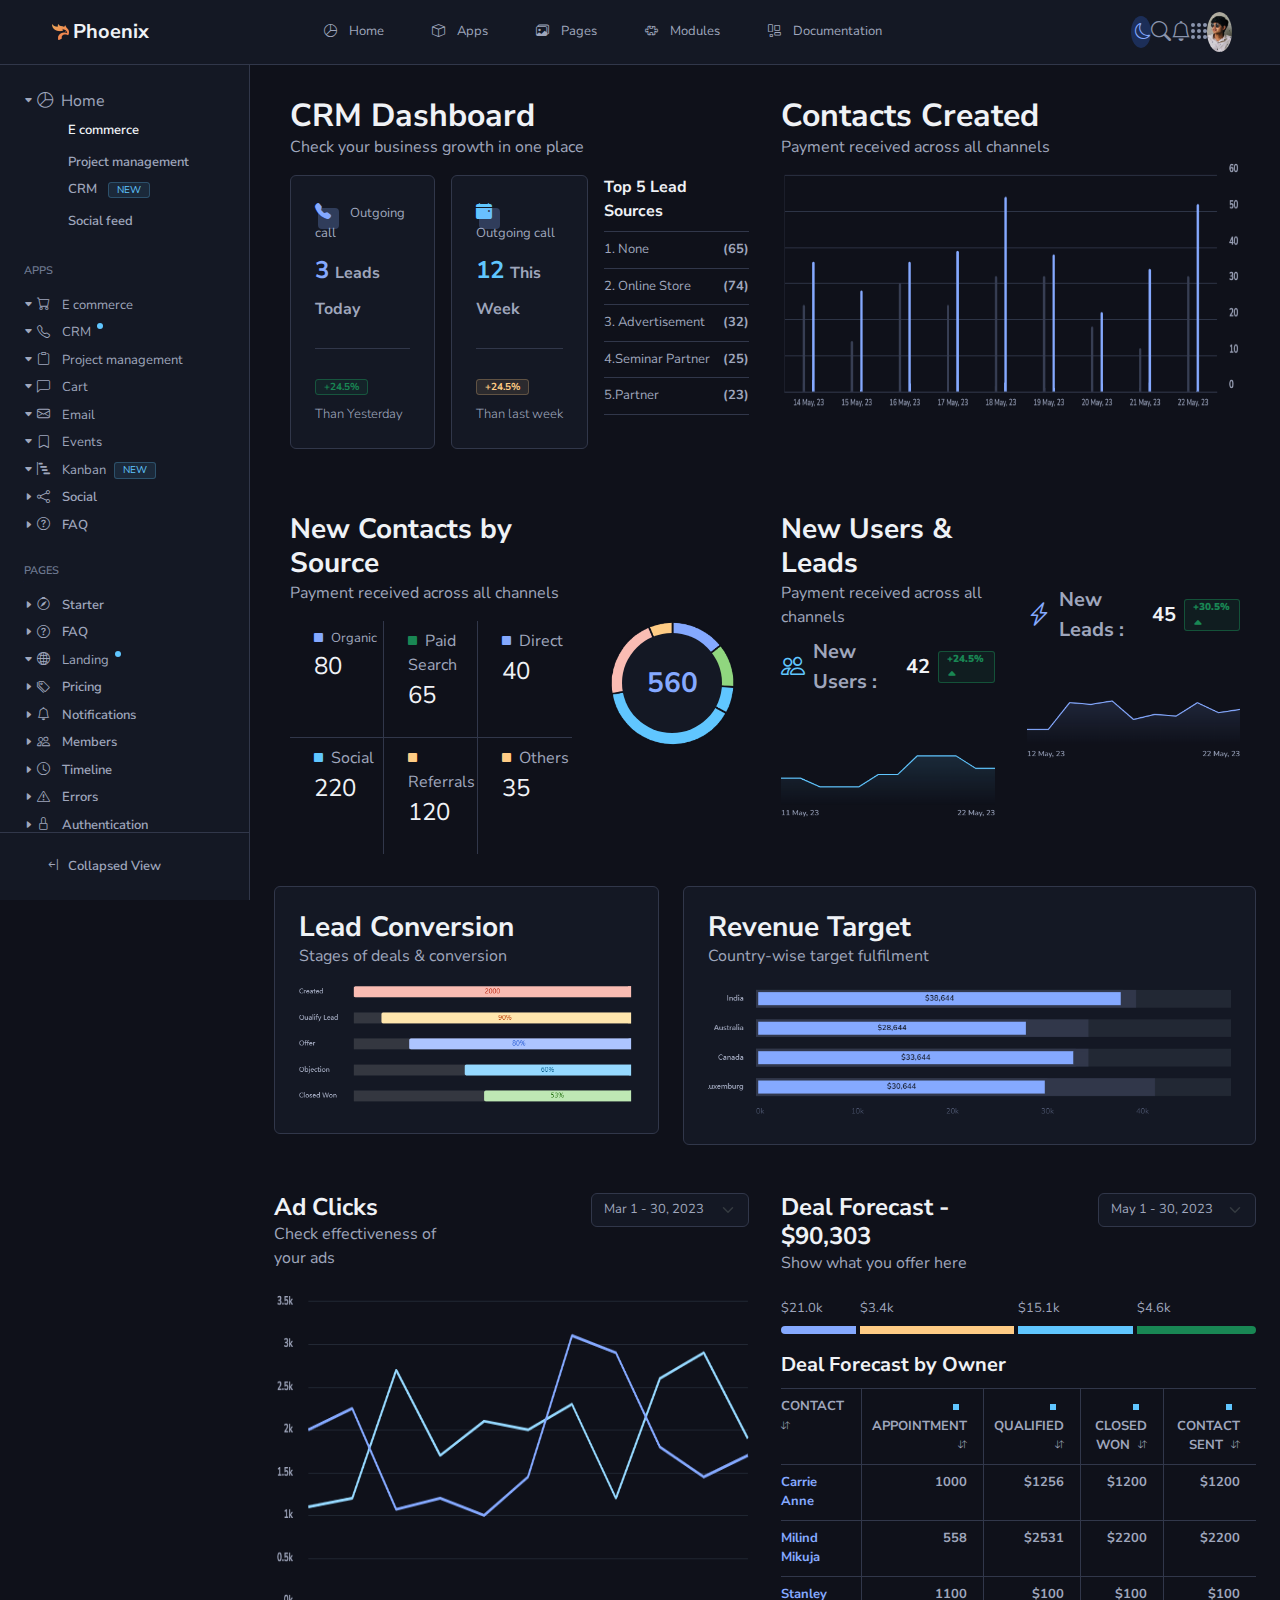
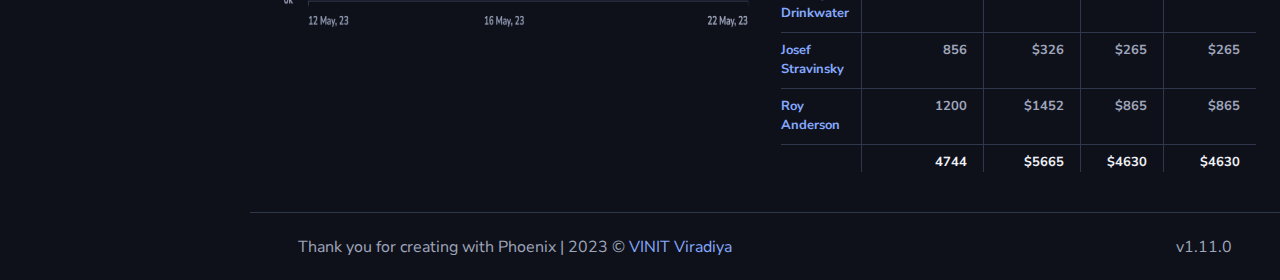
<file: crm.html>
<!DOCTYPE html>
<html lang="en">

<head>
  <meta charset="UTF-8">
  <meta http-equiv="X-UA-Compatible" content="IE=edge">
  <meta name="viewport" content="width=device-width, initial-scale=1.0">
  <link rel="icon" href="images/logo.png" type="image/png" />
  <link rel="stylesheet" href="css/bootstrap.min.css" type="text/css" />
  <link rel="stylesheet" href="css/bootstrap-icons.css" type="text/css" />
  <link rel="stylesheet" href="css/fonts.css" type="text/css" />
  <link rel="stylesheet" href="css/style.css" type="text/css" />
  <title>Phoenix</title>
</head>

<body>
  <div class="main-header position-fixed w-100 top-0 border-bottom bg-dark d-flex ps-5 pe-5 z-3">
    <div class="col-1 d-flex align-items-center">
      <div class="d-flex align-items-center">
        <img src="images/logo.png" class="img-fluid col-3 p-1" alt="logo">
        <h4 class="text-white col m-0 fw-bold fs-5">Phoenix</h4>
      </div>
    </div>
    <div class="col d-flex align-items-center justify-content-center">
      <ul class="nav">
        <li class="nav-item dropdown">
          <a class="nav-link px-4" href="#"><i class="bi bi-pie-chart me-2 pe-1"></i>Home</a>
          <ul class="dropdown-menu bg-dark border">
            <li><a class="dropdown-item text-info" href="index.html"><i class="bi bi-cart me-2"></i>E commerce</a></li>
            <li><a class="dropdown-item text-secondary" href="crm.html"><i class="bi bi-telephone me-2"></i>CRM</a></li>
            <li><a class="dropdown-item text-secondary" href="#"><i class="bi bi-clipboard me-2"></i>Project
                management</a></li>
            <li><a class="dropdown-item text-secondary" href="#"><i class="bi bi-share me-2"></i>Social feed</a></li>
          </ul>
        </li>
        <li class="nav-item dropdown">
          <a class="nav-link px-4" href="#"><i class="bi bi-box me-2 pe-1"></i>Apps</a>
          <ul class="dropdown-menu bg-dark border">
            <li><a class="dropdown-item text-secondary" href="index.html"><i class="bi bi-cart me-2"></i>E commerce</a>
            </li>
            <li><a class="dropdown-item text-secondary" href="crm.html"><i class="bi bi-telephone me-2"></i>CRM</a></li>
            <li><a class="dropdown-item text-secondary" href="#"><i class="bi bi-clipboard me-2"></i>Project
                management</a></li>
            <li><a class="dropdown-item text-secondary" href="#"><i class="bi bi-chat-left me-2"></i>Cart</a></li>
            <li><a class="dropdown-item text-secondary" href="#"><i class="bi bi-envelope me-2"></i>Email</a></li>
            <li><a class="dropdown-item text-secondary" href="#"><i class="bi bi-bookmark me-2"></i>Events</a></li>
            <li><a class="dropdown-item text-secondary" href="#"><i class="bi bi-bar-chart-steps me-2"></i>Kanban</a>
            </li>
            <li><a class="dropdown-item text-secondary" href="#"><i class="bi bi-share me-2"></i>Social</a></li>
          </ul>
        </li>
        <li class="nav-item dropdown">
          <a class="nav-link px-4" href="#"><i class="bi bi-images me-2 pe-1"></i>Pages</a>
          <ul class="dropdown-menu bg-dark border">
            <li><a class="dropdown-item text-secondary" href="#"><i class="bi bi-bookmark me-2"></i>Events</a></li>
            <li><a class="dropdown-item text-secondary" href="#"><i class="bi bi-bar-chart-steps me-2"></i>Kanban</a>
            </li>
            <li><a class="dropdown-item text-secondary" href="crm.html"><i class="bi bi-telephone me-2"></i>CRM</a></li>
            <li><a class="dropdown-item text-secondary" href="#"><i class="bi bi-clipboard me-2"></i>Project
                management</a></li>
          </ul>
        </li>
        <li class="nav-item dropdown">
          <a class="nav-link px-4" href="#"><i class="bi bi-puzzle me-2 pe-1"></i>Modules</a>
          <ul class="dropdown-menu bg-dark border">
            <li><a class="dropdown-item text-secondary" href="crm.html"><i class="bi bi-telephone me-2"></i>CRM</a></li>
            <li><a class="dropdown-item text-secondary" href="#"><i class="bi bi-clipboard me-2"></i>Project
                management</a></li>
            <li><a class="dropdown-item text-secondary" href="#"><i class="bi bi-share me-2"></i>Social feed</a></li>
            <li><a class="dropdown-item text-secondary" href="index.html"><i class="bi bi-cart me-2"></i>E commerce</a>
            </li>
          </ul>
        </li>
        <li class="nav-item dropdown">
          <a class="nav-link px-4 pe-0" href="#"><i class="bi bi-layout-wtf me-2 pe-1"></i>Documentation</a>
          <ul class="dropdown-menu bg-dark border">
            <li><a class="dropdown-item text-secondary" href="index.html"><i class="bi bi-cart me-2"></i>E commerce</a>
            </li>
            <li><a class="dropdown-item text-secondary" href="crm.html"><i class="bi bi-telephone me-2"></i>CRM</a></li>
            <li><a class="dropdown-item text-secondary" href="#"><i class="bi bi-clipboard me-2"></i>Project
                management</a></li>
            <li><a class="dropdown-item text-secondary" href="#"><i class="bi bi-chat-left me-2"></i>Cart</a></li>
            <li><a class="dropdown-item text-secondary" href="#"><i class="bi bi-envelope me-2"></i>Email</a></li>
            <li><a class="dropdown-item text-secondary" href="#"><i class="bi bi-bookmark me-2"></i>Events</a></li>
            <li><a class="dropdown-item text-secondary" href="#"><i class="bi bi-bar-chart-steps me-2"></i>Kanban</a>
            </li>
            <li><a class="dropdown-item text-secondary" href="#"><i class="bi bi-share me-2"></i>Social</a></li>
          </ul>
        </li>
      </ul>
    </div>
    <div class="col-2 d-flex align-items-center justify-content-between ps-5">
      <span class="rounded-circle i-bg d-flex align-items-center justify-content-center ms-5"
        style="width: 32px; height: 32px;">
        <i class="bi bi-moon i-color ps-1"></i>
      </span>
      <span>
        <i class="bi bi-search text-warning fs-5"></i>
      </span>
      <span>
        <i class="bi bi-bell text-warning fs-5"></i>
      </span>
      <span class="pb-1">
        <svg width="16" height="16" viewBox="0 0 16 16" fill="none" xmlns="http://www.w3.org/2000/svg">
          <circle cx="2" cy="2" r="2" fill="#8a94ad"></circle>
          <circle cx="2" cy="8" r="2" fill="#8a94ad"></circle>
          <circle cx="2" cy="14" r="2" fill="#8a94ad"></circle>
          <circle cx="8" cy="8" r="2" fill="#8a94ad"></circle>
          <circle cx="8" cy="14" r="2" fill="#8a94ad"></circle>
          <circle cx="14" cy="8" r="2" fill="#8a94ad"></circle>
          <circle cx="14" cy="14" r="2" fill="#8a94ad"></circle>
          <circle cx="8" cy="2" r="2" fill="#8a94ad"></circle>
          <circle cx="14" cy="2" r="2" fill="#8a94ad"></circle>
        </svg>
      </span>
      <span class="rounded-circle overflow-hidden frame" style="--vv-frame-size: 40px">
        <img src="images/vinit.jpeg" class="w-100 h-100 object-fit-cover">
      </span>
    </div>
  </div>
  <div class="main-wrapper text-secondary">
    <div class="sidebar position-fixed start-0 bottom-0 border-end bg-dark p-4 overflow-auto fw-semibold"
      id="accordionExample">
      <nav class="pb-4 m-nav">
        <ul class="nav flex-column mb-4">
          <li class="nav-item mb-4">
            <button class="accordion-button bg-transparent shadow-none p-0" data-bs-toggle="collapse"
              data-bs-target="#1">
              <a class="nav-link text-secondary p-0" href="#"><i class="bi bi-caret-down-fill arrow pe-1"></i><i
                  class="bi bi-pie-chart me-2"></i>Home</a>
            </button>
            <div id="1" class="collapse show ps-4 ms-1" data-bs-parent="#accordionExample">
              <a class="nav-link text-white" href="index.html">E commerce</a>
              <a class="nav-link py-1" href="#">Project management</a>
              <a class="nav-link py-1" href="crm.html">CRM <span
                  class="fw-normal border-opacity-25 bg-light text-light bg-opacity-10 border border-light new fs-10 ms-2">NEW</span></a>
              <a class="nav-link" href="#">Social feed</a>
            </div>
          </li>
          <li>
            <p class="n-heading m-0">APPS</p>
          </li>
          <li class="nav-item py-1 pt-3">
            <button class="accordion-button bg-transparent shadow-none p-0" data-bs-toggle="collapse"
              data-bs-target="#2">
              <a class="nav-link p-0 fs-13" href="#"><i class="bi bi-caret-down-fill arrow pe-1"></i><i
                  class="bi bi-cart me-2 pe-1"></i>E commerce</a>
            </button>
            <div id="2" class="collapse ps-4" data-bs-parent="#accordionExample">
              <a class="nav-link" href="index.html">E commerce</a>
              <a class="nav-link py-1" href="#">Project management</a>
              <a class="nav-link py-1" href="crm.html">CRM</a>
              <a class="nav-link" href="#">Social feed</a>
            </div>
          </li>
          <li class="nav-item py-1">
            <button class="accordion-button bg-transparent shadow-none p-0" data-bs-toggle="collapse"
              data-bs-target="#3">
              <a class="nav-link p-0 fs-13 position-relative" href="#"><i
                  class="bi bi-caret-down-fill arrow pe-1"></i><i class="bi bi-telephone me-2 pe-1"></i>CRM <span
                  class="position-absolute bg-light rounded-circle dot"></span></a>
            </button>
            <div id="3" class="collapse ps-4" data-bs-parent="#accordionExample">
              <a class="nav-link" href="index.html">E commerce</a>
              <a class="nav-link py-1" href="#">Project management</a>
              <a class="nav-link py-1" href="crm.html">CRM</a>
              <a class="nav-link" href="#">Social feed</a>
              <a class="nav-link" href="#">E commerce</a>
              <a class="nav-link py-1" href="#">Project management</a>
              <a class="nav-link py-1" href="crm.html">CRM</a>
              <a class="nav-link" href="#">Social feed</a>
            </div>
          </li>
          <li class="nav-item py-1">
            <button class="accordion-button bg-transparent shadow-none p-0" data-bs-toggle="collapse"
              data-bs-target="#4">
              <a class="nav-link p-0 fs-13" href="#"><i class="bi bi-caret-down-fill arrow pe-1"></i><i
                  class="bi bi-clipboard me-2 pe-1"></i>Project management</a>
            </button>
            <div id="4" class="collapse ps-4" data-bs-parent="#accordionExample">
              <a class="nav-link" href="index.html">E commerce</a>
              <a class="nav-link py-1" href="#">Project management</a>
              <a class="nav-link py-1" href="crm.html">CRM</a>
              <a class="nav-link" href="#">Social feed</a>
            </div>
          </li>
          <li class="nav-item py-1">
            <button class="accordion-button bg-transparent shadow-none p-0" data-bs-toggle="collapse"
              data-bs-target="#5">
              <a class="nav-link p-0 fs-13" href="#"><i class="bi bi-caret-down-fill arrow pe-1"></i><i
                  class="bi bi-chat-left me-2 pe-1"></i>Cart</a>
            </button>
            <div id="5" class="collapse ps-4" data-bs-parent="#accordionExample">
              <a class="nav-link" href="index.html">E commerce</a>
              <a class="nav-link py-1" href="#">Project management</a>
              <a class="nav-link py-1" href="crm.html">CRM</a>
              <a class="nav-link" href="#">Social feed</a>
            </div>
          </li>
          <li class="nav-item py-1">
            <button class="accordion-button bg-transparent shadow-none p-0" data-bs-toggle="collapse"
              data-bs-target="#6">
              <a class="nav-link p-0 fs-13" href="#"><i class="bi bi-caret-down-fill arrow pe-1"></i><i
                  class="bi bi-envelope me-2 pe-1"></i>Email</a>
            </button>
            <div id="6" class="collapse ps-4" data-bs-parent="#accordionExample">
              <a class="nav-link" href="#">E commerce</a>
              <a class="nav-link py-1" href="#">Project management</a>
              <a class="nav-link py-1" href="#">CRM</a>
              <a class="nav-link" href="#">Social feed</a>
              <a class="nav-link" href="#">E commerce</a>
              <a class="nav-link py-1" href="#">Project management</a>
              <a class="nav-link py-1" href="#">CRM</a>
              <a class="nav-link" href="#">Social feed</a>
            </div>
          </li>
          <li class="nav-item py-1">
            <button class="accordion-button bg-transparent shadow-none p-0" data-bs-toggle="collapse"
              data-bs-target="#7">
              <a class="nav-link p-0 fs-13" href="#"><i class="bi bi-caret-down-fill arrow pe-1"></i><i
                  class="bi bi-bookmark me-2 pe-1"></i>Events</a>
            </button>
            <div id="7" class="collapse ps-4" data-bs-parent="#accordionExample">
              <a class="nav-link" href="#">E commerce</a>
              <a class="nav-link py-1" href="#">Project management</a>
              <a class="nav-link py-1" href="#">CRM</a>
              <a class="nav-link" href="#">Social feed</a>
            </div>
          </li>
          <li class="nav-item py-1">
            <button class="accordion-button bg-transparent shadow-none p-0" data-bs-toggle="collapse"
              data-bs-target="#8">
              <a class="nav-link p-0 fs-13" href="#"><i class="bi bi-caret-down-fill arrow pe-1"></i><i
                  class="bi bi-bar-chart-steps me-2 pe-1"></i>Kanban</a>
              <span
                class="fw-normal border-opacity-25 bg-light text-light bg-opacity-10 border border-light new fs-10 ms-2">NEW</span>
            </button>
            <div id="8" class="collapse ps-4" data-bs-parent="#accordionExample">
              <a class="nav-link" href="#">E commerce</a>
              <a class="nav-link py-1" href="#">Project management</a>
              <a class="nav-link py-1" href="#">CRM</a>
              <a class="nav-link" href="#">Social feed</a>
              <a class="nav-link" href="#">E commerce</a>
              <a class="nav-link py-1" href="#">Project management</a>
              <a class="nav-link py-1" href="#">CRM</a>
              <a class="nav-link" href="#">Social feed</a>
            </div>
          </li>
          <li class="nav-item py-1">
            <a class="nav-link p-0 d-flex align-items-center" href="#"><i class="bi bi-caret-right-fill arrow"></i><i
                class="bi bi-share ms-1 me-2 pe-1"></i>Social</a>
          </li>
          <li class="nav-item py-1">
            <a class="nav-link p-0" href="#"><i class="bi bi-caret-right-fill arrow"></i><i
                class="bi bi-question-circle ms-1 me-2 pe-1"></i>FAQ</a>
          </li>
        </ul>
        <ul class="nav flex-column mb-4">
          <li>
            <p class="n-heading m-0">PAGES</p>
          </li>
          <li class="nav-item py-1 pt-3">
            <a class="nav-link p-0" href="#"><i class="bi bi-caret-right-fill arrow"></i><i
                class="bi bi-compass ms-1 me-2 pe-1"></i>Starter</a>
          </li>
          <li class="nav-item py-1">
            <a class="nav-link p-0" href="#"><i class="bi bi-caret-right-fill arrow"></i><i
                class="bi bi-question-circle ms-1 me-2 pe-1"></i>FAQ</a>
          </li>
          <li class="nav-item py-1">
            <button class="accordion-button bg-transparent shadow-none p-0" data-bs-toggle="collapse"
              data-bs-target="#8">
              <a class="nav-link p-0 fs-13 position-relative" href="#"><i
                  class="bi bi-caret-down-fill arrow pe-1"></i><i class="bi bi-globe2 me-2 pe-1"></i>Landing<span
                  class="position-absolute bg-light rounded-circle dot"></span></a>
            </button>
            <div id="8" class="collapse ps-4" data-bs-parent="#accordionExample">
              <a class="nav-link" href="#">E commerce</a>
              <a class="nav-link py-1" href="#">Project management</a>
              <a class="nav-link py-1" href="#">CRM</a>
              <a class="nav-link" href="#">Social feed</a>
              <a class="nav-link" href="#">E commerce</a>
              <a class="nav-link py-1" href="#">Project management</a>
              <a class="nav-link py-1" href="#">CRM</a>
              <a class="nav-link" href="#">Social feed</a>
            </div>
          </li>
          <li class="nav-item py-1">
            <a class="nav-link p-0" href="#"><i class="bi bi-caret-right-fill arrow"></i><i
                class="bi bi-tags ms-1 me-2 pe-1"></i>Pricing</a>
          </li>
          <li class="nav-item py-1">
            <a class="nav-link p-0" href="#"><i class="bi bi-caret-right-fill arrow"></i><i
                class="bi bi-bell ms-1 me-2 pe-1"></i>Notifications</a>
          </li>
          <li class="nav-item py-1">
            <a class="nav-link p-0" href="#"><i class="bi bi-caret-right-fill arrow"></i><i
                class="bi bi-people ms-1 me-2 pe-1"></i>Members</a>
          </li>
          <li class="nav-item py-1">
            <a class="nav-link p-0" href="#"><i class="bi bi-caret-right-fill arrow"></i><i
                class="bi bi-clock ms-1 me-2 pe-1"></i>Timeline</a>
          </li>
          <li class="nav-item py-1">
            <a class="nav-link p-0" href="#"><i class="bi bi-caret-right-fill arrow"></i><i
                class="bi bi-exclamation-triangle ms-1 me-2 pe-1"></i>Errors</a>
          </li>
          <li class="nav-item py-1">
            <a class="nav-link p-0" href="#"><i class="bi bi-caret-right-fill arrow"></i><i
                class="bi bi-lock ms-1 me-2 pe-1"></i>Authentication</a>
          </li>
          <li class="nav-item py-1">
            <a class="nav-link p-0" href="#"><i class="bi bi-caret-right-fill arrow"></i><i
                class="bi bi-columns ms-1 me-2 pe-1"></i>Layouts</a>
          </li>
        </ul>
        <ul class="nav flex-column mb-4">
          <li>
            <p class="n-heading m-0">MODULES</p>
          </li>
          <li class="nav-item py-1 pt-3">
            <a class="nav-link p-0" href="#"><i class="bi bi-caret-right-fill arrow"></i><i
                class="bi bi-file-earmark-text ms-1 me-2 pe-1"></i>Forms</a>
          </li>
          <li class="nav-item py-1">
            <a class="nav-link p-0" href="#"><i class="bi bi-caret-right-fill arrow"></i><i
                class="bi bi-grid ms-1 me-2 pe-1"></i>Icons</a>
          </li>
          <li class="nav-item py-1">
            <a class="nav-link p-0" href="#"><i class="bi bi-caret-right-fill arrow"></i><i
                class="bi bi-layout-split ms-1 me-2 pe-1"></i>Tables</a>
          </li>
          <li class="nav-item py-1">
            <a class="nav-link p-0" href="#"><i class="bi bi-caret-right-fill arrow"></i><i
                class="bi bi-bar-chart ms-1 me-2 pe-1"></i>ECharts</a>
          </li>
          <li class="nav-item py-1">
            <a class="nav-link p-0" href="#"><i class="bi bi-caret-right-fill arrow"></i><i
                class="bi bi-box ms-1 me-2 pe-1"></i>Components</a>
          </li>
          <li class="nav-item py-1">
            <a class="nav-link p-0" href="#"><i class="bi bi-caret-right-fill arrow"></i><i
                class="bi bi-wrench-adjustable ms-1 me-2 pe-1"></i>Utilities</a>
          </li>
          <li class="nav-item py-1">
            <a class="nav-link p-0" href="#"><i class="bi bi-caret-right-fill arrow"></i><i
                class="bi bi-stack ms-1 me-2 pe-1"></i>Multi level</a>
          </li>
        </ul>
        <ul class="nav flex-column mb-4">
          <li>
            <p class="n-heading m-0">DOCUMENTATION</p>
          </li>
          <li class="nav-item py-1 pt-3">
            <a class="nav-link p-0" href="#"><i class="bi bi-caret-right-fill arrow"></i><i
                class="bi bi-life-preserver ms-1 me-2 pe-1"></i>Getting started</a>
          </li>
          <li class="nav-item py-1">
            <a class="nav-link p-0" href="#"><i class="bi bi-caret-right-fill arrow"></i><i
                class="bi bi-gear ms-1 me-2 pe-1"></i>Customization</a>
          </li>
          <li class="nav-item py-1">
            <a class="nav-link p-0" href="#"><i class="bi bi-caret-right-fill arrow"></i><i
                class="bi bi-columns ms-1 me-2 pe-1"></i>Layouts doc</a>
          </li>
          <li class="nav-item py-1">
            <a class="nav-link p-0" href="#"><i class="bi bi-caret-right-fill arrow"></i><i
                class="bi bi-cup-straw ms-1 me-2 pe-1"></i>Gulp</a>
          </li>
          <li class="nav-item py-1">
            <a class="nav-link p-0" href="#"><i class="bi bi-caret-right-fill arrow"></i><i
                class="bi bi-file-earmark-image ms-1 me-2 pe-1"></i>Design file</a>
          </li>
          <li class="nav-item py-1">
            <a class="nav-link p-0" href="#"><i class="bi bi-caret-right-fill arrow"></i><i
                class="bi bi-sign-merge-left ms-1 me-2 pe-1"></i>Changelog</a>
          </li>
          <li class="nav-item py-1">
            <a class="nav-link p-0" href="#"><i class="bi bi-caret-right-fill arrow"></i><i
                class="bi bi-laptop ms-1 me-2 pe-1"></i>Showcase</a>
          </li>
        </ul>
      </nav>
      <div class="icons pb-5">
        <ul class="p-0">
          <li class="nav-item py-2">
            <a class="nav-link text-white fs-6 position-relative" href="javascript:;"><i
                class="bi bi-pie-chart"></i><span class="position-absolute bg-light rounded-circle dot"></span></a>
          </li>
        </ul>
        <ul class="p-0">
          <li class="nav-item py-2">
            <a class="nav-link text-secondary fs-6" href="index.html"><i class="bi bi-cart"></i></a>
          </li>
          <li class="nav-item py-2">
            <a class="nav-link text-secondary fs-6" href="crm.html"><i class="bi bi-telephone"></i></a>
          </li>
          <li class="nav-item py-2">
            <a class="nav-link text-secondary fs-6" href="javascript:;"><i class="bi bi-clipboard"></i></a>
          </li>
          <li class="nav-item py-2">
            <a class="nav-link text-secondary fs-6" href="javascript:;"><i class="bi bi-envelope"></i></a>
          </li>
          <li class="nav-item py-2">
            <a class="nav-link text-secondary fs-6 position-relative" href="javascript:;"><i
                class="bi bi-bookmark"></i><span class="position-absolute bg-light rounded-circle dot"></span></a>

          </li>
          <li class="nav-item py-2">
            <a class="nav-link text-secondary fs-6" href="javascript:;"><i class="bi bi-bar-chart-steps"></i></a>
          </li>
          <li class="nav-item py-2">
            <a class="nav-link text-secondary fs-6" href="javascript:;"><i class="bi bi-share"></i></a>
          </li>
        </ul>
        <ul class="p-0">
          <li class="nav-item py-2">
            <a class="nav-link text-secondary fs-6" href="javascript:;"><i class="bi bi-question-circle"></i></a>
          </li>
          <li class="nav-item py-2">
            <a class="nav-link text-secondary fs-6" href="javascript:;"><i class="bi bi-compass"></i></a>
          </li>
          <li class="nav-item py-2">
            <a class="nav-link text-secondary fs-6 position-relative" href="javascript:;"><i
                class="bi bi-globe2"></i><span class="position-absolute bg-light rounded-circle dot"></span></a>

          </li>
          <li class="nav-item py-2">
            <a class="nav-link text-secondary fs-6" href="javascript:;"><i class="bi bi-tags"></i></a>
          </li>
          <li class="nav-item py-2">
            <a class="nav-link text-secondary fs-6" href="javascript:;"><i class="bi bi-bell"></i></a>
          </li>
          <li class="nav-item py-2">
            <a class="nav-link text-secondary fs-6" href="javascript:;"><i class="bi bi-people"></i></a>
          </li>
          <li class="nav-item py-2">
            <a class="nav-link text-secondary fs-6" href="javascript:;"><i class="bi bi-clock"></i></a>
          </li>
          <li class="nav-item py-2">
            <a class="nav-link text-secondary fs-6" href="javascript:;"><i class="bi bi-exclamation-triangle"></i></a>
          </li>
          <li class="nav-item py-2">
            <a class="nav-link text-secondary fs-6" href="javascript:;"><i class="bi bi-lock"></i></a>
          </li>
          <li class="nav-item py-2">
            <a class="nav-link text-secondary fs-6  position-relative" href="javascript:;"><i
                class="bi bi-columns"></i><span class="position-absolute bg-light rounded-circle dot"></span></a>
          </li>
        </ul>
        <ul class="p-0">
          <li class="nav-item py-2">
            <a class="nav-link text-secondary fs-6" href="javascript:;"><i class="bi bi-file-earmark-text"></i></a>
          </li>
          <li class="nav-item py-2">
            <a class="nav-link text-secondary fs-6" href="javascript:;"><i class="bi bi-grid"></i></a>
          </li>
          <li class="nav-item py-2">
            <a class="nav-link text-secondary fs-6" href="javascript:;"><i class="bi bi-layout-split"></i></a>
          </li>
          <li class="nav-item py-2">
            <a class="nav-link text-secondary fs-6" href="javascript:;"><i class="bi bi-bar-chart"></i></a>
          </li>
          <li class="nav-item py-2">
            <a class="nav-link text-secondary fs-6" href="javascript:;"><i class="bi bi-box"></i></a>
          </li>
          <li class="nav-item py-2">
            <a class="nav-link text-secondary fs-6" href="javascript:;"><i class="bi bi-wrench-adjustable"></i></a>
          </li>
          <li class="nav-item py-2">
            <a class="nav-link text-secondary fs-6" href="javascript:;"><i class="bi bi-stack"></i></a>
          </li>
        </ul>
        <ul class="p-0">
          <li class="nav-item py-2">
            <a class="nav-link text-secondary fs-6" href="javascript:;"><i class="bi bi-life-preserver"></i></a>
          </li>
          <li class="nav-item py-2">
            <a class="nav-link text-secondary fs-6" href="javascript:;"><i class="bi bi-gear"></i></a>
          </li>
          <li class="nav-item py-2">
            <a class="nav-link text-secondary fs-6" href="javascript:;"><i class="bi bi-columns"></i></a>
          </li>
          <li class="nav-item py-2">
            <a class="nav-link text-secondary fs-6" href="javascript:;"><i class="bi bi-cup-straw"></i></a>
          </li>
          <li class="nav-item py-2">
            <a class="nav-link text-secondary fs-6" href="javascript:;"><i class="bi bi-file-earmark-image"></i></a>
          </li>
          <li class="nav-item py-2">
            <a class="nav-link text-secondary fs-6" href="javascript:;"><i class="bi bi-sign-merge-left"></i></a>
          </li>
          <li class="nav-item py-2">
            <a class="nav-link text-secondary fs-6" href="javascript:;"><i class="bi bi-laptop"></i></a>
          </li>
        </ul>
      </div>
      <div class="position-fixed bottom-0 left-0 bg-dark collapse-btn p-4 border-top">
        <a class="nav-link text-secondary w-100 c-text1" href="javascript:;"><i
            class="bi bi-arrow-bar-left mx-2 ps-3"></i>Collapsed View</a>
        <a class="nav-link text-secondary c-text2" href="javascript:;"><i class="bi bi-arrow-bar-right"></i></a>
      </div>
    </div>
    <div class="main-content">
      <div class="container-fluid p-4 pt-3 border-bottom">
        <div class="d-flex p-3 pb-5">
          <div class="col-6 pe-3">
            <div class="mb-3">
              <h2 class="text-white fw-bolder m-0">CRM Dashboard</h2>
              <span>Check your business growth in one place</span>
            </div>
            <div class="d-flex">
              <div class="col-4 pe-2">
                <div class="p-4 border rounded bg-dark">
                  <div class="icon-wrapper position-relative fs-13 mb-2">
                    <i class="bi bi-telephone-fill text-info me-3 fs-6"></i>
                    Outgoing call
                  </div>
                  <p class="text-info fs-4 fw-bold border-bottom m-0 pb-4"> 3 <span class="text-secondary fs-6">Leads
                      Today</span></p>
                  <div class="mt-4">
                    <span
                      class="fw-bolder border-opacity-50 bg-success text-success bg-opacity-10 border border-success new fs-10">+24.5%</span>
                    <p class="fs-13 m-0 mt-2 fw-light">Than Yesterday</p>
                  </div>
                </div>
              </div>
              <div class="col-4 px-2">
                <div class="p-4 border rounded bg-dark">
                  <div class="icon-wrapper position-relative fs-13 mb-2">
                    <i class="bi bi-calendar-event-fill text-light me-3 fs-6"></i>
                    Outgoing call
                  </div>
                  <p class="text-light fs-4 fw-bold border-bottom m-0 pb-4"> 12 <span class="text-secondary fs-6">This
                      Week</span></p>
                  <div class="mt-4">
                    <span
                      class="fw-bolder border-opacity-25 bg-danger text-danger bg-opacity-10 border border-danger new fs-10">+24.5%</span>
                    <p class="fs-13 m-0 mt-2 fw-light">Than last week</p>
                  </div>
                </div>
              </div>
              <div class="col-4 ps-2">
                <p class="fw-bold text-white border-bottom m-0 pb-2">Top 5 Lead Sources</p>
                <div class="d-flex border-bottom justify-content-between">
                  <p class="my-2 fs-13">1. None</p>
                  <p class="fw-bold m-0 fs-13 my-2">(65)</p>
                </div>
                <div class="d-flex border-bottom justify-content-between">
                  <p class="my-2 fs-13">2. Online Store</p>
                  <p class="fw-bold m-0 fs-13 my-2">(74)</p>
                </div>
                <div class="d-flex border-bottom justify-content-between">
                  <p class="my-2 fs-13">3. Advertisement</p>
                  <p class="fw-bold m-0 fs-13 my-2">(32)</p>
                </div>
                <div class="d-flex border-bottom justify-content-between">
                  <p class="my-2 fs-13">4.Seminar Partner</p>
                  <p class="fw-bold m-0 fs-13 my-2">(25)</p>
                </div>
                <div class="d-flex border-bottom justify-content-between">
                  <p class="my-2 fs-13">5.Partner</p>
                  <p class="fw-bold m-0 fs-13 my-2">(23)</p>
                </div>
              </div>
            </div>
          </div>
          <div class="col-6 ps-3">
            <div class="mb-1">
              <h2 class="text-white fw-bolder m-0">Contacts Created</h2>
              <span>Payment received across all channels</span>
            </div>
            <img src="images/graph.png" alt="graph" class="w-100" style="height: 245px;">
          </div>
        </div>
        <div class="d-flex p-3">
          <div class="col-6 pe-3">
            <div class="d-flex">
              <div class="col-8">
                <div class="mb-3">
                  <h3 class="text-white fw-bolder m-0">New Contacts by Source</h3>
                  <span>Payment received across all channels</span>
                </div>
                <div class="d-flex flex-wrap pe-4">
                  <div class="col-4 border-end border-bottom fs-13 ps-4 pt-2 pb-4">
                    <i class="bi bi-square-fill text-info arrow me-2"></i>Organic
                    <span class="fs-4 text-white d-block">80</span>
                  </div>
                  <div class="col-4 border-end border-bottom ps-4 pt-2 pb-4">
                    <i class="bi bi-square-fill text-success arrow me-2"></i>Paid Search
                    <span class="fs-4 text-white d-block">65</span>
                  </div>
                  <div class="col-4 border-bottom ps-4 pt-2 pb-4">
                    <i class="bi bi-square-fill text-info arrow me-2"></i>Direct
                    <span class="fs-4 text-white d-block">40</span>
                  </div>
                  <div class="col-4 border-end ps-4 pt-2 pb-4">
                    <i class="bi bi-square-fill text-light arrow me-2"></i>Social
                    <span class="fs-4 text-white d-block">220</span>
                  </div>
                  <div class="col-4 border-end ps-4 pt-2 pb-4">
                    <i class="bi bi-square-fill text-danger arrow me-2"></i>Referrals
                    <span class="fs-4 text-white d-block">120</span>
                  </div>
                  <div class="col-4 ps-4 pt-2 pb-4">
                    <i class="bi bi-square-fill text-danger arrow me-2"></i>Others
                    <span class="fs-4 text-white d-block">35</span>
                  </div>
                </div>
              </div>
              <div class="col-4 position-relative p-2 d-flex align-items-center">
                <img src="images/g-5.png" alt="graph" class="w-100">
                <span
                  class="rounded-circle bg-dark position-absolute top-50 start-50 translate-middle frame fs-3 text-info fw-bolder d-flex justify-content-center align-items-center"
                  style="--vv-frame-size:100px">560</span>
              </div>
            </div>
          </div>
          <div class="col-6 ps-3">
            <div class="d-flex">
              <div class="col-6 pe-3">
                <h3 class="text-white fw-bolder m-0">New Users & Leads</h3>
                <span>Payment received across all channels</span>
                <div class="fs-5 fw-bold d-flex align-items-center my-2">
                  <i class="bi bi-people text-light fs-4 pe-2"></i>
                  <span>New Users :</span>
                  <span class="text-white px-2">42</span>
                  <span
                    class="fw-bolder border-opacity-50 bg-success text-success bg-opacity-10 border border-success new fs-10">+24.5%
                    <i class="bi bi-caret-up-fill"></i></span>
                </div>
                <img src="images/g-2.png" alt="graph" class="w-100 mt-5">
              </div>
              <div class="col-6 pt-5 ps-3">
                <div class="fs-5 fw-bold d-flex align-items-center pt-4">
                  <i class="bi bi-lightning-charge fs-4 pe-2 text-info"></i>
                  <span>New Leads :</span>
                  <span class="text-white px-2">45</span>
                  <span
                    class="fw-bolder border-opacity-50 bg-success text-success bg-opacity-10 border border-success new fs-10">+30.5%
                    <i class="bi bi-caret-up-fill"></i></span>
                </div>
                <img src="images/g-3.png" alt="graph" class="w-100 mt-5">
              </div>
            </div>
          </div>
        </div>
        <div class="d-flex my-3">
          <div class="col-5 pe-4">
            <div class="p-4 border bg-dark rounded">
              <h3 class="text-white fw-bolder m-0">Lead Conversion</h3>
              <span>Stages of deals & conversion</span>
              <img src="images/g-6.png" alt="chart" class="img-fluid pt-1">
            </div>
          </div>
          <div class="col-7">
            <div class="p-4 border bg-dark rounded">
              <h3 class="text-white fw-bolder m-0">Revenue Target</h3>
              <span>Country-wise target fulfilment</span>
              <img src="images/g-7.png" alt="chart" class="img-fluid pt-3">
            </div>
          </div>
        </div>
        <div class="d-flex mt-5">
          <div class="col-6 pe-3">
            <div class="d-flex justify-content-between pb-4">
              <div class="col-5">
                <h4 class="text-white fw-bolder m-0">Ad Clicks</h4>
                <span>Check effectiveness of your ads</span>
              </div>
              <div class="col-4">
                <select class="form-select bg-dark text-secondary fs-13" aria-label="Default select example">
                  <option selected>Mar 1 - 30, 2023</option>
                  <option value="1">June 1 - 31, 2023</option>
                  <option value="2">July 1 - 30, 2023</option>
                </select>
              </div>
            </div>
            <div>
              <img src="images/g-4.png" alt="chart1" class="w-100" style="height: 370px;">
            </div>
          </div>
          <div class="col-6 ps-3">
            <div class="d-flex justify-content-between pb-4">
              <div class="col-5">
                <h4 class="text-white fw-bolder m-0">Deal Forecast <span class="fw-bold">- $90,303</span></h4>
                <span>Show what you offer here</span>
              </div>
              <div class="col-4">
                <select class="form-select bg-dark text-secondary fs-13" aria-label="Default select example">
                  <option selected>May 1 - 30, 2023</option>
                  <option value="1">June 1 - 31, 2023</option>
                  <option value="2">July 1 - 30, 2023</option>
                </select>
              </div>
            </div>
            <div class="d-flex fs-13">
              <div class="col-2 pe-1">$21.0k</div>
              <div class="col-4 pe-1">$3.4k</div>
              <div class="col-3 pe-1">$15.1k</div>
              <div class="col-3">$4.6k</div>
            </div>
            <div class="d-flex rounded overflow-hidden my-3 mt-2">
              <div class="col-2 pe-1"><div class="p-1 bg-info"></div></div>
              <div class="col-4 pe-1"><div class="p-1 bg-danger"></div></div>
              <div class="col-3 pe-1"><div class="p-1 bg-light"></div></div>
              <div class="col-3"><div class="p-1 bg-success"></div></div>
            </div>
            <p class="m-0 fs-5 text-white fw-bold mb-2">Deal Forecast by Owner</p>
            <table class="table text-secondary fs-13">
              <tbody>
                <tr class="border-top">
                  <th class="col border-end ps-0">CONTACT <i class="bi bi-arrow-down-up arrow"></i></th>
                  <th class="col border-end text-end pe-3"><span
                      class="bg-light dot d-inline-block me-2"></span>APPOINTMENT &nbsp;<i
                      class="bi bi-arrow-down-up arrow"></i></th>
                  <th class="col border-end text-end pe-3"><span
                      class="bg-light dot d-inline-block me-2"></span>QUALIFIED &nbsp;<i
                      class="bi bi-arrow-down-up arrow"></i></th>
                  <th class="col border-end text-end pe-3"><span class="bg-light dot d-inline-block me-2"></span>CLOSED
                    WON &nbsp;<i class="bi bi-arrow-down-up arrow"></i></th>
                  <th class="col text-end pe-3"><span class="bg-light dot d-inline-block me-2"></span>CONTACT SENT
                    &nbsp;<i class="bi bi-arrow-down-up arrow"></i></th>
                </tr>
                <tr>
                  <th class="col border-end text-info ps-0">Carrie Anne</th>
                  <th class="col border-end text-end pe-3">1000</th>
                  <th class="col border-end text-end pe-3">$1256</th>
                  <th class="col border-end text-end pe-3">$1200</th>
                  <th class="col text-end pe-3">$1200</th>
                </tr>
                <tr>
                  <th class="col border-end text-info ps-0">Milind Mikuja</th>
                  <th class="col border-end text-end pe-3">558</th>
                  <th class="col border-end text-end pe-3">$2531</th>
                  <th class="col border-end text-end pe-3">$2200</th>
                  <th class="col text-end pe-3">$2200</th>
                </tr>
                <tr>
                  <th class="col border-end text-info ps-0">Stanley Drinkwater</th>
                  <th class="col border-end text-end pe-3">1100</th>
                  <th class="col border-end text-end pe-3">$100</th>
                  <th class="col border-end text-end pe-3">$100</th>
                  <th class="col text-end pe-3">$100</th>
                </tr>
                <tr>
                  <th class="col border-end text-info ps-0">Josef Stravinsky</th>
                  <th class="col border-end text-end pe-3">856</th>
                  <th class="col border-end text-end pe-3">$326</th>
                  <th class="col border-end text-end pe-3">$265</th>
                  <th class="col text-end pe-3">$265</th>
                </tr>
                <tr>
                  <th class="col border-end text-info ps-0">Roy Anderson</th>
                  <th class="col border-end text-end pe-3">1200</th>
                  <th class="col border-end text-end pe-3">$1452</th>
                  <th class="col border-end text-end pe-3">$865</th>
                  <th class="col text-end pe-3">$865</th>
                </tr>
                <tr class="text-white">
                  <th class="col border-bottom-0 pb-0 border-end text-info"></th>
                  <th class="col border-bottom-0 pb-0 border-end text-end pe-3">4744</th>
                  <th class="col border-bottom-0 pb-0 border-end text-end pe-3">$5665</th>
                  <th class="col border-bottom-0 pb-0 border-end text-end pe-3">$4630</th>
                  <th class="col border-bottom-0 pb-0 text-end pe-3">$4630</th>
                </tr>
              </tbody>
            </table>
          </div>
        </div>
      </div>
      <div class="d-flex justify-content-between align-items-center px-5 text-secondary" style="height: 66.5px;">
        <p class="m-0">Thank you for creating with Phoenix | 2023 © <span class="text-info"> VINIT Viradiya</span></p>
        <span>v1.11.0</span>
      </div>
    </div>
  </div>
  <script src="js/bootstrap.bundle.min.js"></script>
  <script src="js/jquery.js"></script>
  <!-- Sidebar -->
  <script>
    $(document).ready(function () {
      $(".collapse-btn").click(function () {
        $(".sidebar").toggleClass("sw");
        $(".main-content").toggleClass("sw");
        $(".m-nav").toggleClass("d-none");
        $(".icons").toggleClass("d-block");
        $(".c-text1").toggleClass("d-none");
        $(".c-text2").toggleClass("d-block");
      });
    });
  </script>
</body>

</html>
</file>
<file: css/fonts.css>
/* nunito-sans-200 - latin */
@font-face {
    font-display: swap; /* Check https://developer.mozilla.org/en-US/docs/Web/CSS/@font-face/font-display for other options. */
    font-family: 'Nunito Sans';
    font-style: normal;
    font-weight: 200;
    src: url('../fonts/nunito-sans-v15-latin-200.eot'); /* IE9 Compat Modes */
    src: url('../fonts/nunito-sans-v15-latin-200.eot?#iefix') format('embedded-opentype'), /* IE6-IE8 */
         url('../fonts/nunito-sans-v15-latin-200.woff2') format('woff2'), /* Super Modern Browsers */
         url('../fonts/nunito-sans-v15-latin-200.woff') format('woff'), /* Modern Browsers */
         url('../fonts/nunito-sans-v15-latin-200.ttf') format('truetype'), /* Safari, Android, iOS */
         url('../fonts/nunito-sans-v15-latin-200.svg#NunitoSans') format('svg'); /* Legacy iOS */
  }
  /* nunito-sans-200italic - latin */
  @font-face {
    font-display: swap; /* Check https://developer.mozilla.org/en-US/docs/Web/CSS/@font-face/font-display for other options. */
    font-family: 'Nunito Sans';
    font-style: italic;
    font-weight: 200;
    src: url('../fonts/nunito-sans-v15-latin-200italic.eot'); /* IE9 Compat Modes */
    src: url('../fonts/nunito-sans-v15-latin-200italic.eot?#iefix') format('embedded-opentype'), /* IE6-IE8 */
         url('../fonts/nunito-sans-v15-latin-200italic.woff2') format('woff2'), /* Super Modern Browsers */
         url('../fonts/nunito-sans-v15-latin-200italic.woff') format('woff'), /* Modern Browsers */
         url('../fonts/nunito-sans-v15-latin-200italic.ttf') format('truetype'), /* Safari, Android, iOS */
         url('../fonts/nunito-sans-v15-latin-200italic.svg#NunitoSans') format('svg'); /* Legacy iOS */
  }
  /* nunito-sans-300 - latin */
  @font-face {
    font-display: swap; /* Check https://developer.mozilla.org/en-US/docs/Web/CSS/@font-face/font-display for other options. */
    font-family: 'Nunito Sans';
    font-style: normal;
    font-weight: 300;
    src: url('../fonts/nunito-sans-v15-latin-300.eot'); /* IE9 Compat Modes */
    src: url('../fonts/nunito-sans-v15-latin-300.eot?#iefix') format('embedded-opentype'), /* IE6-IE8 */
         url('../fonts/nunito-sans-v15-latin-300.woff2') format('woff2'), /* Super Modern Browsers */
         url('../fonts/nunito-sans-v15-latin-300.woff') format('woff'), /* Modern Browsers */
         url('../fonts/nunito-sans-v15-latin-300.ttf') format('truetype'), /* Safari, Android, iOS */
         url('../fonts/nunito-sans-v15-latin-300.svg#NunitoSans') format('svg'); /* Legacy iOS */
  }
  /* nunito-sans-300italic - latin */
  @font-face {
    font-display: swap; /* Check https://developer.mozilla.org/en-US/docs/Web/CSS/@font-face/font-display for other options. */
    font-family: 'Nunito Sans';
    font-style: italic;
    font-weight: 300;
    src: url('../fonts/nunito-sans-v15-latin-300italic.eot'); /* IE9 Compat Modes */
    src: url('../fonts/nunito-sans-v15-latin-300italic.eot?#iefix') format('embedded-opentype'), /* IE6-IE8 */
         url('../fonts/nunito-sans-v15-latin-300italic.woff2') format('woff2'), /* Super Modern Browsers */
         url('../fonts/nunito-sans-v15-latin-300italic.woff') format('woff'), /* Modern Browsers */
         url('../fonts/nunito-sans-v15-latin-300italic.ttf') format('truetype'), /* Safari, Android, iOS */
         url('../fonts/nunito-sans-v15-latin-300italic.svg#NunitoSans') format('svg'); /* Legacy iOS */
  }
  /* nunito-sans-regular - latin */
  @font-face {
    font-display: swap; /* Check https://developer.mozilla.org/en-US/docs/Web/CSS/@font-face/font-display for other options. */
    font-family: 'Nunito Sans';
    font-style: normal;
    font-weight: 400;
    src: url('../fonts/nunito-sans-v15-latin-regular.eot'); /* IE9 Compat Modes */
    src: url('../fonts/nunito-sans-v15-latin-regular.eot?#iefix') format('embedded-opentype'), /* IE6-IE8 */
         url('../fonts/nunito-sans-v15-latin-regular.woff2') format('woff2'), /* Super Modern Browsers */
         url('../fonts/nunito-sans-v15-latin-regular.woff') format('woff'), /* Modern Browsers */
         url('../fonts/nunito-sans-v15-latin-regular.ttf') format('truetype'), /* Safari, Android, iOS */
         url('../fonts/nunito-sans-v15-latin-regular.svg#NunitoSans') format('svg'); /* Legacy iOS */
  }
  /* nunito-sans-italic - latin */
  @font-face {
    font-display: swap; /* Check https://developer.mozilla.org/en-US/docs/Web/CSS/@font-face/font-display for other options. */
    font-family: 'Nunito Sans';
    font-style: italic;
    font-weight: 400;
    src: url('../fonts/nunito-sans-v15-latin-italic.eot'); /* IE9 Compat Modes */
    src: url('../fonts/nunito-sans-v15-latin-italic.eot?#iefix') format('embedded-opentype'), /* IE6-IE8 */
         url('../fonts/nunito-sans-v15-latin-italic.woff2') format('woff2'), /* Super Modern Browsers */
         url('../fonts/nunito-sans-v15-latin-italic.woff') format('woff'), /* Modern Browsers */
         url('../fonts/nunito-sans-v15-latin-italic.ttf') format('truetype'), /* Safari, Android, iOS */
         url('../fonts/nunito-sans-v15-latin-italic.svg#NunitoSans') format('svg'); /* Legacy iOS */
  }
  /* nunito-sans-500 - latin */
  @font-face {
    font-display: swap; /* Check https://developer.mozilla.org/en-US/docs/Web/CSS/@font-face/font-display for other options. */
    font-family: 'Nunito Sans';
    font-style: normal;
    font-weight: 500;
    src: url('../fonts/nunito-sans-v15-latin-500.eot'); /* IE9 Compat Modes */
    src: url('../fonts/nunito-sans-v15-latin-500.eot?#iefix') format('embedded-opentype'), /* IE6-IE8 */
         url('../fonts/nunito-sans-v15-latin-500.woff2') format('woff2'), /* Super Modern Browsers */
         url('../fonts/nunito-sans-v15-latin-500.woff') format('woff'), /* Modern Browsers */
         url('../fonts/nunito-sans-v15-latin-500.ttf') format('truetype'), /* Safari, Android, iOS */
         url('../fonts/nunito-sans-v15-latin-500.svg#NunitoSans') format('svg'); /* Legacy iOS */
  }
  /* nunito-sans-500italic - latin */
  @font-face {
    font-display: swap; /* Check https://developer.mozilla.org/en-US/docs/Web/CSS/@font-face/font-display for other options. */
    font-family: 'Nunito Sans';
    font-style: italic;
    font-weight: 500;
    src: url('../fonts/nunito-sans-v15-latin-500italic.eot'); /* IE9 Compat Modes */
    src: url('../fonts/nunito-sans-v15-latin-500italic.eot?#iefix') format('embedded-opentype'), /* IE6-IE8 */
         url('../fonts/nunito-sans-v15-latin-500italic.woff2') format('woff2'), /* Super Modern Browsers */
         url('../fonts/nunito-sans-v15-latin-500italic.woff') format('woff'), /* Modern Browsers */
         url('../fonts/nunito-sans-v15-latin-500italic.ttf') format('truetype'), /* Safari, Android, iOS */
         url('../fonts/nunito-sans-v15-latin-500italic.svg#NunitoSans') format('svg'); /* Legacy iOS */
  }
  /* nunito-sans-600 - latin */
  @font-face {
    font-display: swap; /* Check https://developer.mozilla.org/en-US/docs/Web/CSS/@font-face/font-display for other options. */
    font-family: 'Nunito Sans';
    font-style: normal;
    font-weight: 600;
    src: url('../fonts/nunito-sans-v15-latin-600.eot'); /* IE9 Compat Modes */
    src: url('../fonts/nunito-sans-v15-latin-600.eot?#iefix') format('embedded-opentype'), /* IE6-IE8 */
         url('../fonts/nunito-sans-v15-latin-600.woff2') format('woff2'), /* Super Modern Browsers */
         url('../fonts/nunito-sans-v15-latin-600.woff') format('woff'), /* Modern Browsers */
         url('../fonts/nunito-sans-v15-latin-600.ttf') format('truetype'), /* Safari, Android, iOS */
         url('../fonts/nunito-sans-v15-latin-600.svg#NunitoSans') format('svg'); /* Legacy iOS */
  }
  /* nunito-sans-600italic - latin */
  @font-face {
    font-display: swap; /* Check https://developer.mozilla.org/en-US/docs/Web/CSS/@font-face/font-display for other options. */
    font-family: 'Nunito Sans';
    font-style: italic;
    font-weight: 600;
    src: url('../fonts/nunito-sans-v15-latin-600italic.eot'); /* IE9 Compat Modes */
    src: url('../fonts/nunito-sans-v15-latin-600italic.eot?#iefix') format('embedded-opentype'), /* IE6-IE8 */
         url('../fonts/nunito-sans-v15-latin-600italic.woff2') format('woff2'), /* Super Modern Browsers */
         url('../fonts/nunito-sans-v15-latin-600italic.woff') format('woff'), /* Modern Browsers */
         url('../fonts/nunito-sans-v15-latin-600italic.ttf') format('truetype'), /* Safari, Android, iOS */
         url('../fonts/nunito-sans-v15-latin-600italic.svg#NunitoSans') format('svg'); /* Legacy iOS */
  }
  /* nunito-sans-700 - latin */
  @font-face {
    font-display: swap; /* Check https://developer.mozilla.org/en-US/docs/Web/CSS/@font-face/font-display for other options. */
    font-family: 'Nunito Sans';
    font-style: normal;
    font-weight: 700;
    src: url('../fonts/nunito-sans-v15-latin-700.eot'); /* IE9 Compat Modes */
    src: url('../fonts/nunito-sans-v15-latin-700.eot?#iefix') format('embedded-opentype'), /* IE6-IE8 */
         url('../fonts/nunito-sans-v15-latin-700.woff2') format('woff2'), /* Super Modern Browsers */
         url('../fonts/nunito-sans-v15-latin-700.woff') format('woff'), /* Modern Browsers */
         url('../fonts/nunito-sans-v15-latin-700.ttf') format('truetype'), /* Safari, Android, iOS */
         url('../fonts/nunito-sans-v15-latin-700.svg#NunitoSans') format('svg'); /* Legacy iOS */
  }
  /* nunito-sans-700italic - latin */
  @font-face {
    font-display: swap; /* Check https://developer.mozilla.org/en-US/docs/Web/CSS/@font-face/font-display for other options. */
    font-family: 'Nunito Sans';
    font-style: italic;
    font-weight: 700;
    src: url('../fonts/nunito-sans-v15-latin-700italic.eot'); /* IE9 Compat Modes */
    src: url('../fonts/nunito-sans-v15-latin-700italic.eot?#iefix') format('embedded-opentype'), /* IE6-IE8 */
         url('../fonts/nunito-sans-v15-latin-700italic.woff2') format('woff2'), /* Super Modern Browsers */
         url('../fonts/nunito-sans-v15-latin-700italic.woff') format('woff'), /* Modern Browsers */
         url('../fonts/nunito-sans-v15-latin-700italic.ttf') format('truetype'), /* Safari, Android, iOS */
         url('../fonts/nunito-sans-v15-latin-700italic.svg#NunitoSans') format('svg'); /* Legacy iOS */
  }
  /* nunito-sans-800 - latin */
  @font-face {
    font-display: swap; /* Check https://developer.mozilla.org/en-US/docs/Web/CSS/@font-face/font-display for other options. */
    font-family: 'Nunito Sans';
    font-style: normal;
    font-weight: 800;
    src: url('../fonts/nunito-sans-v15-latin-800.eot'); /* IE9 Compat Modes */
    src: url('../fonts/nunito-sans-v15-latin-800.eot?#iefix') format('embedded-opentype'), /* IE6-IE8 */
         url('../fonts/nunito-sans-v15-latin-800.woff2') format('woff2'), /* Super Modern Browsers */
         url('../fonts/nunito-sans-v15-latin-800.woff') format('woff'), /* Modern Browsers */
         url('../fonts/nunito-sans-v15-latin-800.ttf') format('truetype'), /* Safari, Android, iOS */
         url('../fonts/nunito-sans-v15-latin-800.svg#NunitoSans') format('svg'); /* Legacy iOS */
  }
  /* nunito-sans-800italic - latin */
  @font-face {
    font-display: swap; /* Check https://developer.mozilla.org/en-US/docs/Web/CSS/@font-face/font-display for other options. */
    font-family: 'Nunito Sans';
    font-style: italic;
    font-weight: 800;
    src: url('../fonts/nunito-sans-v15-latin-800italic.eot'); /* IE9 Compat Modes */
    src: url('../fonts/nunito-sans-v15-latin-800italic.eot?#iefix') format('embedded-opentype'), /* IE6-IE8 */
         url('../fonts/nunito-sans-v15-latin-800italic.woff2') format('woff2'), /* Super Modern Browsers */
         url('../fonts/nunito-sans-v15-latin-800italic.woff') format('woff'), /* Modern Browsers */
         url('../fonts/nunito-sans-v15-latin-800italic.ttf') format('truetype'), /* Safari, Android, iOS */
         url('../fonts/nunito-sans-v15-latin-800italic.svg#NunitoSans') format('svg'); /* Legacy iOS */
  }
  /* nunito-sans-900 - latin */
  @font-face {
    font-display: swap; /* Check https://developer.mozilla.org/en-US/docs/Web/CSS/@font-face/font-display for other options. */
    font-family: 'Nunito Sans';
    font-style: normal;
    font-weight: 900;
    src: url('../fonts/nunito-sans-v15-latin-900.eot'); /* IE9 Compat Modes */
    src: url('../fonts/nunito-sans-v15-latin-900.eot?#iefix') format('embedded-opentype'), /* IE6-IE8 */
         url('../fonts/nunito-sans-v15-latin-900.woff2') format('woff2'), /* Super Modern Browsers */
         url('../fonts/nunito-sans-v15-latin-900.woff') format('woff'), /* Modern Browsers */
         url('../fonts/nunito-sans-v15-latin-900.ttf') format('truetype'), /* Safari, Android, iOS */
         url('../fonts/nunito-sans-v15-latin-900.svg#NunitoSans') format('svg'); /* Legacy iOS */
  }
  /* nunito-sans-900italic - latin */
  @font-face {
    font-display: swap; /* Check https://developer.mozilla.org/en-US/docs/Web/CSS/@font-face/font-display for other options. */
    font-family: 'Nunito Sans';
    font-style: italic;
    font-weight: 900;
    src: url('../fonts/nunito-sans-v15-latin-900italic.eot'); /* IE9 Compat Modes */
    src: url('../fonts/nunito-sans-v15-latin-900italic.eot?#iefix') format('embedded-opentype'), /* IE6-IE8 */
         url('../fonts/nunito-sans-v15-latin-900italic.woff2') format('woff2'), /* Super Modern Browsers */
         url('../fonts/nunito-sans-v15-latin-900italic.woff') format('woff'), /* Modern Browsers */
         url('../fonts/nunito-sans-v15-latin-900italic.ttf') format('truetype'), /* Safari, Android, iOS */
         url('../fonts/nunito-sans-v15-latin-900italic.svg#NunitoSans') format('svg'); /* Legacy iOS */
  }
</file>
<file: css/style.css>
:root {
    --vv-sidebar-width: 250px;
    --vv-main-header-height: 65px;
    --bs-border-color: #31374a;
    --bs-dark-rgb: 20, 24, 36;
    --bs-black-rgb: 15, 17, 26;
    --bs-white-rgb: 239, 242, 246;
    --bs-primary-rgb: 34, 40, 52;
    --bs-secondary-rgb: 159, 166, 188;
    --bs-warning-rgb: 138, 148, 173;
    --bs-link-hover-color-rgb: 255, 255, 255;
    --bs-link-color: #9fa6bc;
    --bs-link-hover-color: #fff;
    --bs-dropdown-link-color: #9fa6bc;
    --bs-tertiary-bg: #222834;
    --bs-info-rgb: 133, 169, 255;
    --bs-danger-rgb: 255, 204, 133;
    --bs-secondary-bg-subtle: #1d2332;
    --bs-light-rgb: 96, 198, 255;
}

li {
    list-style: none;
}

.sw {
    --vv-sidebar-width: 65px;
}

.sidebar::-webkit-scrollbar {
    width: 3px;
}

.sidebar::-webkit-scrollbar-thumb {
    background: var(--bs-border-color);
    border-radius: 10px;
    opacity: 0;
    visibility: hidden;
    transition: .3s;
}

.sidebar:hover::-webkit-scrollbar-thumb {
    opacity: 1;
    visibility: visible;
}

.sidebar,
.main-header a,
.fs-13 {
    font-size: 13px;
}

.dropdown:hover .dropdown-menu {
    display: block;
}

.dropdown-menu {
    width: 250px;
}

.collapse-btn {
    width: var(--vv-sidebar-width);
    margin-left: -25px;
}

.arrow {
    font-size: 9px;
    vertical-align: middle;
}

.n-heading {
    color: #6e7891;
    font-size: 11px;
}

.i-bg {
    background-color: rgba(56, 116, 255, 0.24);
}

.i-color {
    color: #85a9ff;
}

.b-light {
    border-color: #373e53;
}

body {
    font-family: 'Nunito Sans';
    background-color: rgb(15, 17, 26);
}

.sidebar {
    width: var(--vv-sidebar-width);
    height: calc(100vh - var(--vv-main-header-height));
}

.main-content {
    margin-left: var(--vv-sidebar-width);
    margin-top: var(--vv-main-header-height);
}

.main-header {
    height: var(--vv-main-header-height);
}

input::placeholder {
    color: rgb(159, 166, 188) !important;
}

.form-control:focus {
    color: var(--bs-body-color);
}

.form-control:focus {
    border-color: #31374a;
}

.bullet {
    width: 18px;
    height: 8px;
    border-radius: 2px;
}

.frame {
    width: var(--vv-frame-size);
    height: var(--vv-frame-size);
}

.table span,
.fs-10 {
    font-size: 10px;
    font-weight: bold;
}

.new {
    border-radius: 3px;
    padding: 0px 8px;
}

.icons {
    display: none;
}

.c-text2 {
    display: none;
}

.dot {
    right: -12px;
    width: 6px;
    height: 6px;
    top: 0;
}

.sidebar,
.main-content,
.m-nav,
.icons,
.collapse-btn {
    transition: all .2s;
}

.icon-wrapper:before {
    position: absolute;
    content: "";
    height: 1.299rem;
    width: 1.299rem;
    border-radius: 0.243rem;
    top: 0.5rem;
    left: 0.2rem;
    background-color: #85aaff40;
    z-index: 0;
}

#map {
    height: 100%;
}
</file>
